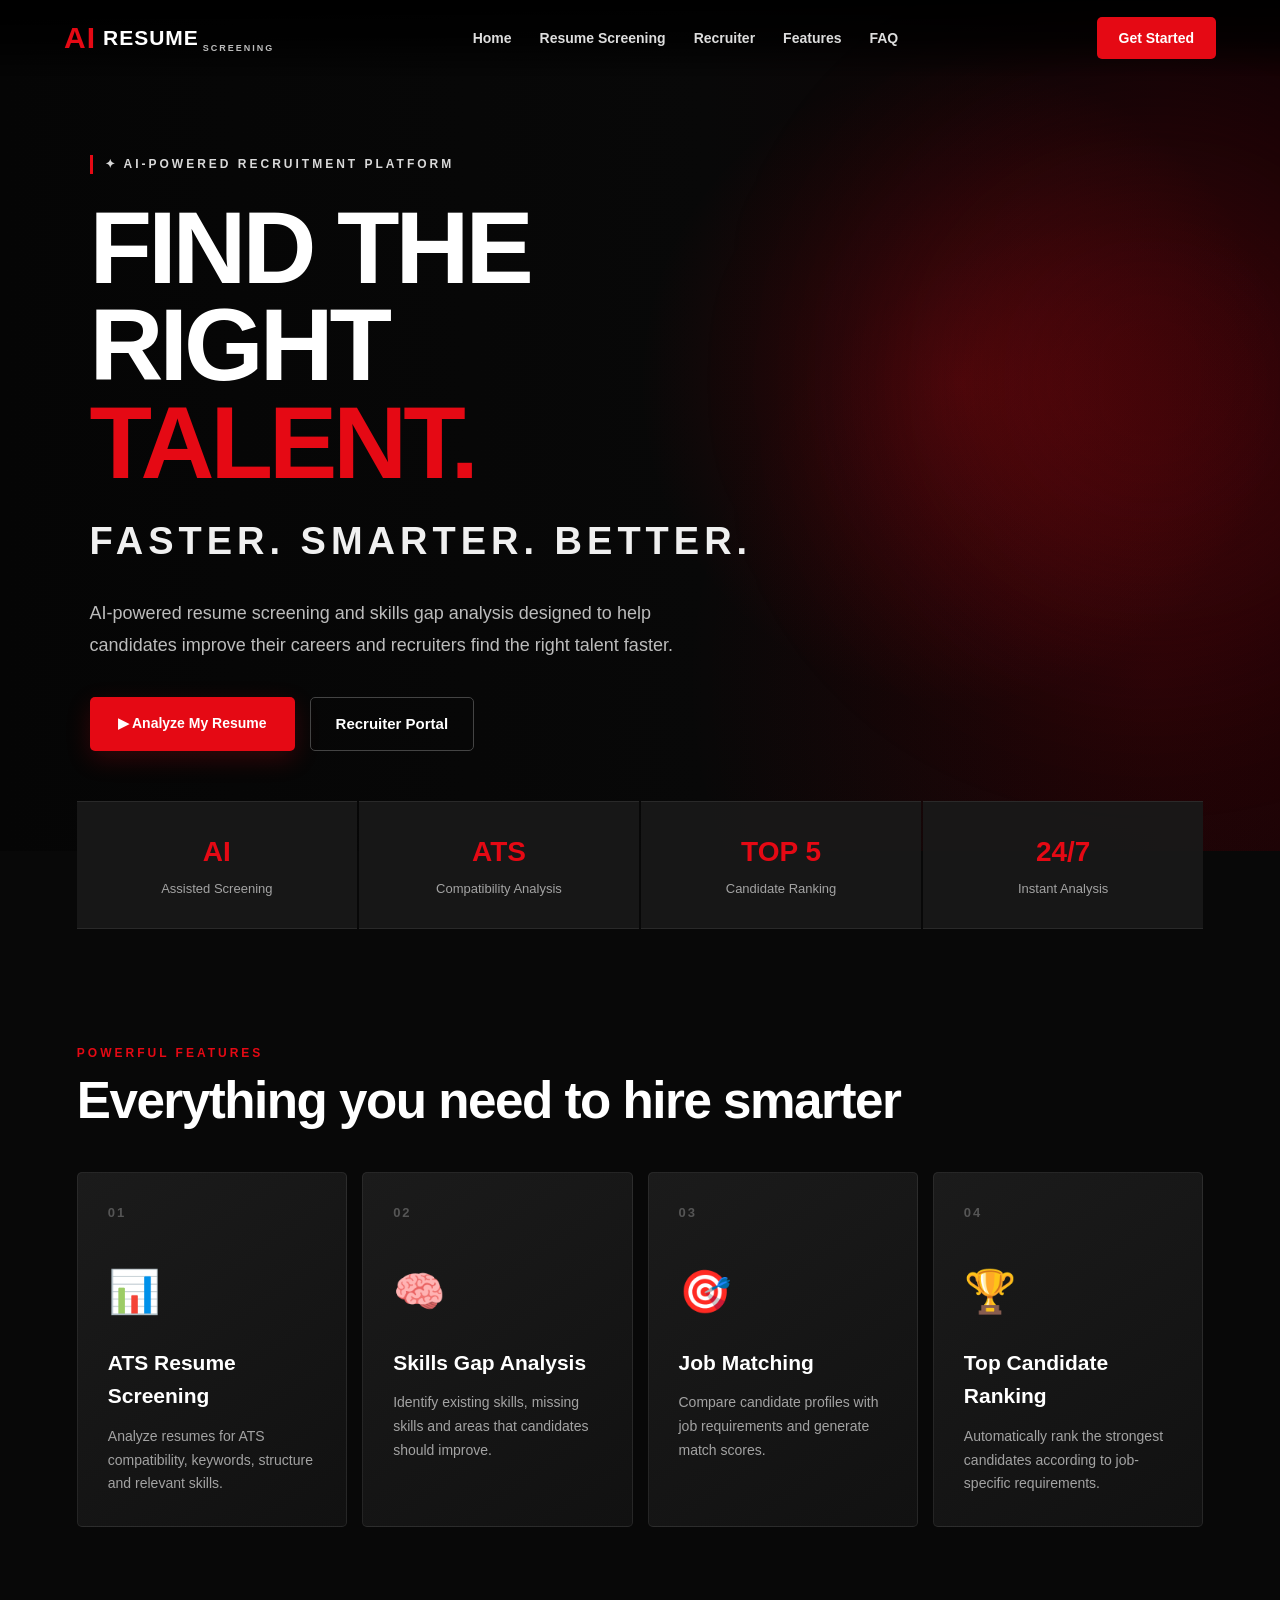
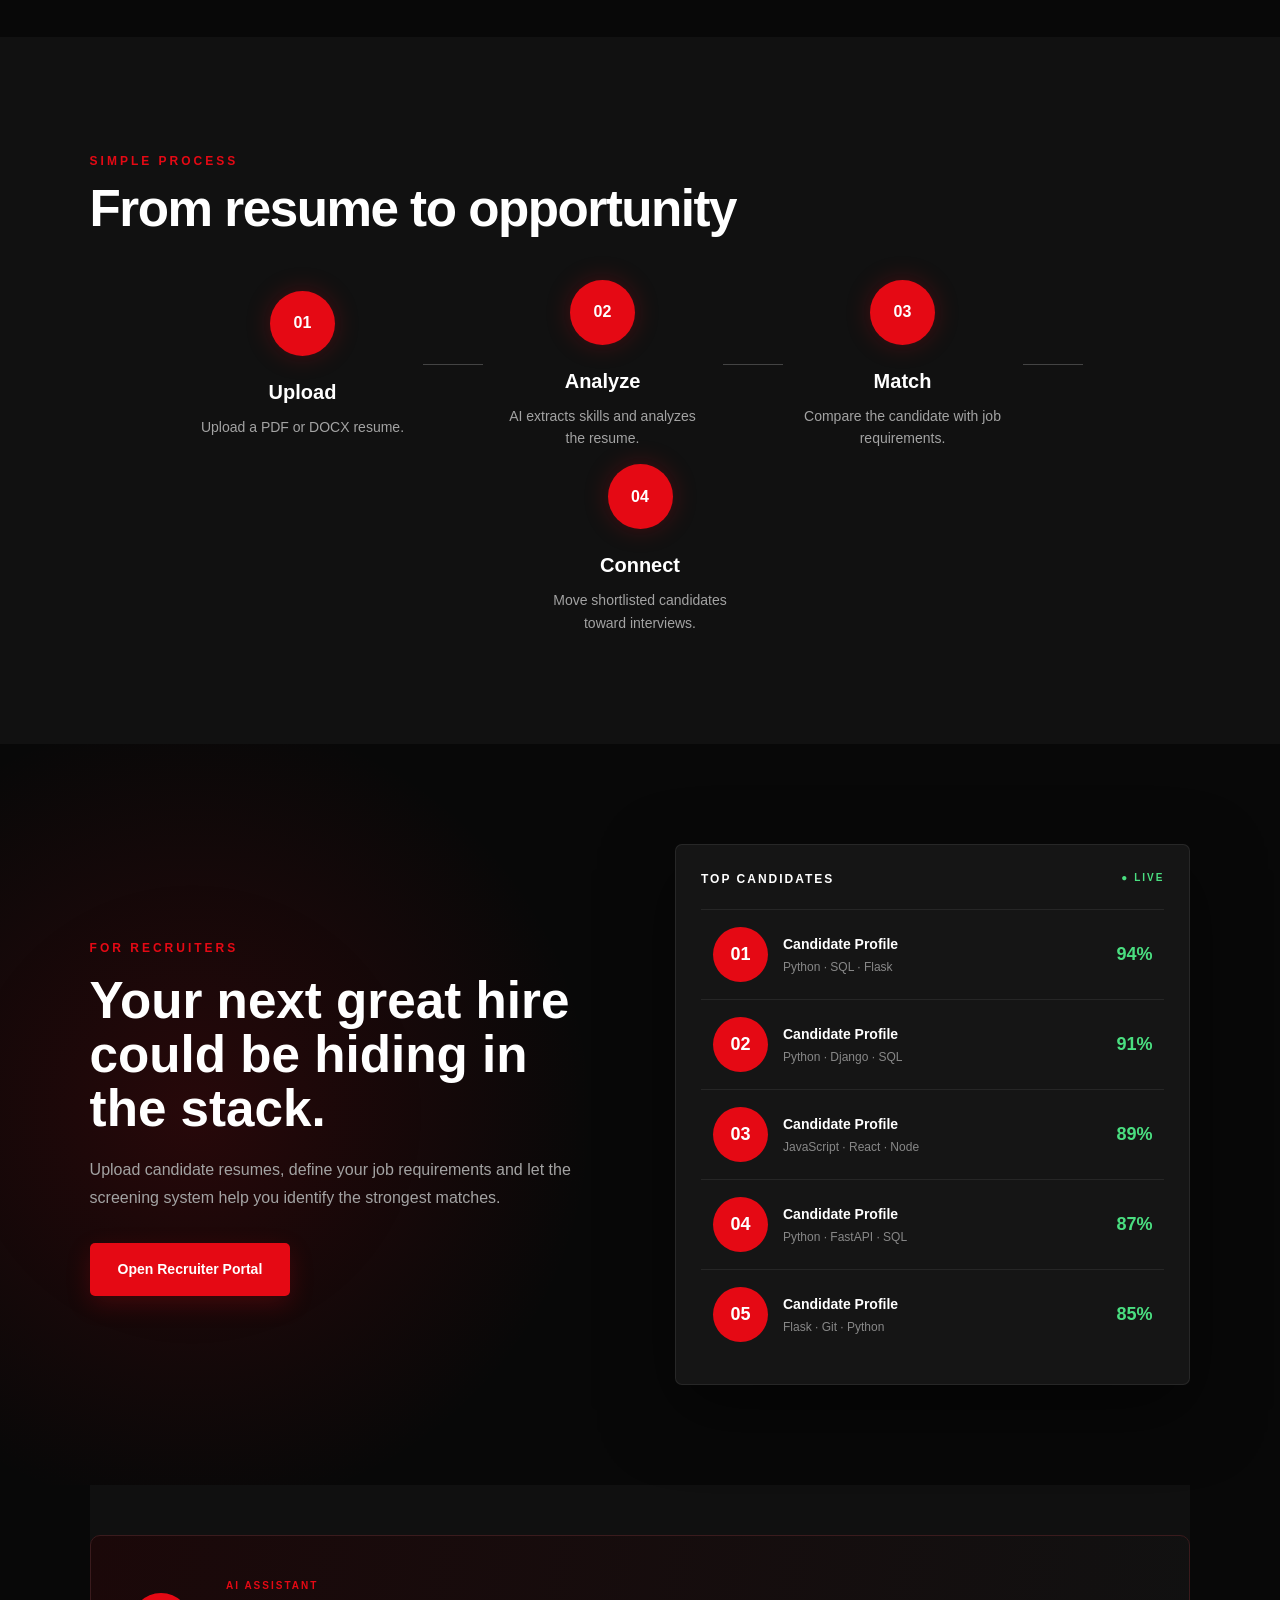
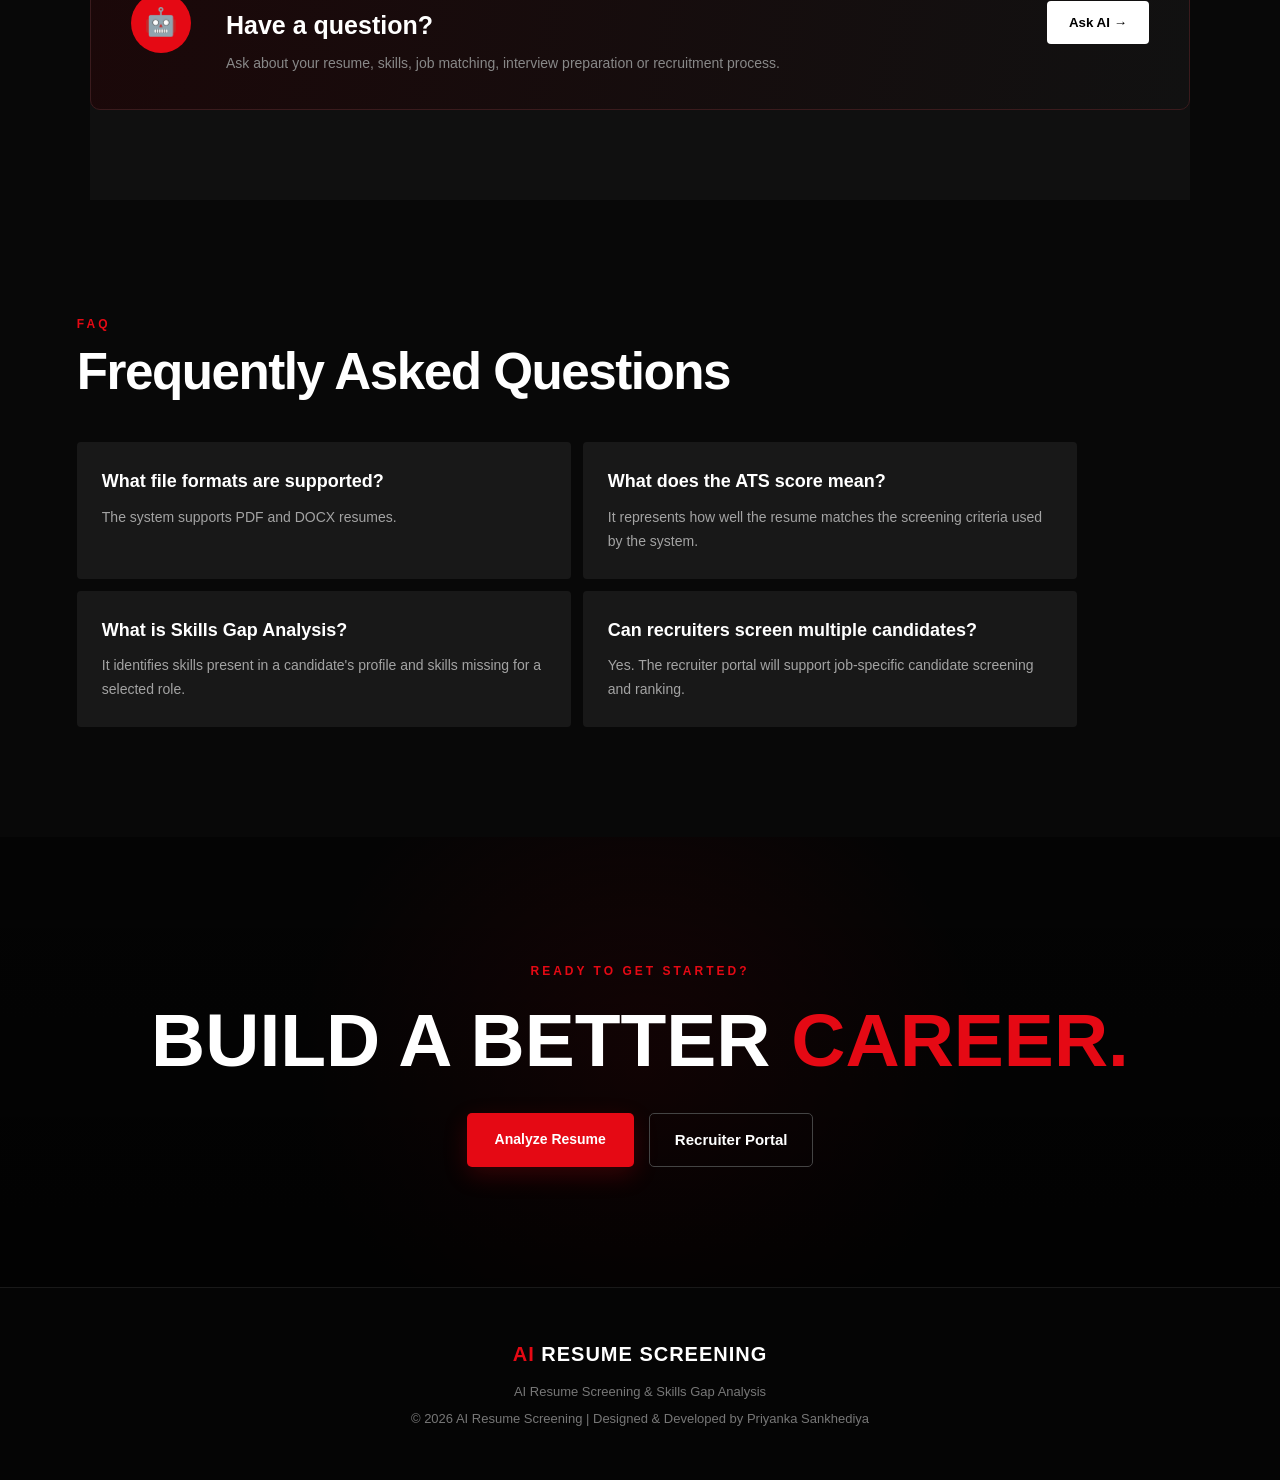
<file: index.html>
<!DOCTYPE html>
<html lang="en">

<head>
    <meta charset="UTF-8">
    <meta name="viewport" content="width=device-width, initial-scale=1.0">

    <title>AI Resume Screening & Skills Gap Analysis</title>

    <link rel="stylesheet" href="style.css">
</head>

<body>

<!-- ================= NAVBAR ================= -->

<nav class="navbar">

    <div class="logo">
        <span class="logo-red">AI</span>
        RESUME
        <small>SCREENING</small>
    </div>

    <ul class="nav-links">

        <li>
            <a href="index.html">Home</a>
        </li>

        <li>
            <a href="analyzer.html">Resume Screening</a>
        </li>

        <li>
            <a href="recruiter.html">Recruiter</a>
        </li>

        <li>
            <a href="#features">Features</a>
        </li>

        <li>
            <a href="#faq">FAQ</a>
        </li>

    </ul>

    <a href="analyzer.html" class="nav-btn">
        Get Started
    </a>

</nav>


<!-- ================= HERO ================= -->

<section class="hero netflix-hero">

    <div class="hero-content">

        <div class="hero-badge">
            ✦ AI-POWERED RECRUITMENT PLATFORM
        </div>

        <h1>
            FIND THE RIGHT
            <span>TALENT.</span>
        </h1>

        <h2>
            FASTER. SMARTER. BETTER.
        </h2>

        <p>
            AI-powered resume screening and skills gap analysis
            designed to help candidates improve their careers
            and recruiters find the right talent faster.
        </p>

        <div class="hero-buttons">

            <a href="analyzer.html" class="primary-btn">
                ▶ Analyze My Resume
            </a>

            <a href="recruiter.html" class="secondary-btn">
                Recruiter Portal
            </a>

        </div>

    </div>

    <div class="hero-glow"></div>

</section>


<!-- ================= STATS ================= -->

<section class="stats-section">

    <div class="stat-card">

        <h2>AI</h2>

        <p>
            Assisted Screening
        </p>

    </div>


    <div class="stat-card">

        <h2>ATS</h2>

        <p>
            Compatibility Analysis
        </p>

    </div>


    <div class="stat-card">

        <h2>TOP 5</h2>

        <p>
            Candidate Ranking
        </p>

    </div>


    <div class="stat-card">

        <h2>24/7</h2>

        <p>
            Instant Analysis
        </p>

    </div>

</section>


<!-- ================= FEATURES ================= -->

<section id="features" class="content-section">

    <div class="section-heading">

        <span>POWERFUL FEATURES</span>

        <h2>
            Everything you need to hire smarter
        </h2>

    </div>


    <div class="feature-row">


        <div class="feature-card">

            <div class="feature-number">
                01
            </div>

            <div class="feature-icon">
                📊
            </div>

            <h3>
                ATS Resume Screening
            </h3>

            <p>
                Analyze resumes for ATS compatibility,
                keywords, structure and relevant skills.
            </p>

        </div>


        <div class="feature-card">

            <div class="feature-number">
                02
            </div>

            <div class="feature-icon">
                🧠
            </div>

            <h3>
                Skills Gap Analysis
            </h3>

            <p>
                Identify existing skills, missing skills
                and areas that candidates should improve.
            </p>

        </div>


        <div class="feature-card">

            <div class="feature-number">
                03
            </div>

            <div class="feature-icon">
                🎯
            </div>

            <h3>
                Job Matching
            </h3>

            <p>
                Compare candidate profiles with job
                requirements and generate match scores.
            </p>

        </div>


        <div class="feature-card">

            <div class="feature-number">
                04
            </div>

            <div class="feature-icon">
                🏆
            </div>

            <h3>
                Top Candidate Ranking
            </h3>

            <p>
                Automatically rank the strongest candidates
                according to job-specific requirements.
            </p>

        </div>

    </div>

</section>


<!-- ================= HOW IT WORKS ================= -->

<section class="content-section dark-section">

    <div class="section-heading">

        <span>SIMPLE PROCESS</span>

        <h2>
            From resume to opportunity
        </h2>

    </div>


    <div class="steps-row">


        <div class="step">

            <div class="step-circle">
                01
            </div>

            <h3>
                Upload
            </h3>

            <p>
                Upload a PDF or DOCX resume.
            </p>

        </div>


        <div class="step-line"></div>


        <div class="step">

            <div class="step-circle">
                02
            </div>

            <h3>
                Analyze
            </h3>

            <p>
                AI extracts skills and analyzes the resume.
            </p>

        </div>


        <div class="step-line"></div>


        <div class="step">

            <div class="step-circle">
                03
            </div>

            <h3>
                Match
            </h3>

            <p>
                Compare the candidate with job requirements.
            </p>

        </div>


        <div class="step-line"></div>


        <div class="step">

            <div class="step-circle">
                04
            </div>

            <h3>
                Connect
            </h3>

            <p>
                Move shortlisted candidates toward interviews.
            </p>

        </div>

    </div>

</section>


<!-- ================= RECRUITER SECTION ================= -->

<section class="recruiter-banner">

    <div>

        <span>
            FOR RECRUITERS
        </span>

        <h2>
            Your next great hire
            could be hiding in the stack.
        </h2>

        <p>
            Upload candidate resumes, define your job requirements
            and let the screening system help you identify the
            strongest matches.
        </p>

        <a href="recruiter.html" class="primary-btn">
            Open Recruiter Portal
        </a>

    </div>


    <div class="candidate-preview">

        <div class="preview-header">

            <span>
                TOP CANDIDATES
            </span>

            <span class="live-dot">
                ● LIVE
            </span>

        </div>


        <div class="candidate-item">

            <div class="candidate-rank">
                01
            </div>

            <div class="candidate-info">

                <strong>
                    Candidate Profile
                </strong>

                <small>
                    Python · SQL · Flask
                </small>

            </div>

            <div class="match-score">
                94%
            </div>

        </div>


        <div class="candidate-item">

            <div class="candidate-rank">
                02
            </div>

            <div class="candidate-info">

                <strong>
                    Candidate Profile
                </strong>

                <small>
                    Python · Django · SQL
                </small>

            </div>

            <div class="match-score">
                91%
            </div>

        </div>


        <div class="candidate-item">

            <div class="candidate-rank">
                03
            </div>

            <div class="candidate-info">

                <strong>
                    Candidate Profile
                </strong>

                <small>
                    JavaScript · React · Node
                </small>

            </div>

            <div class="match-score">
                89%
            </div>

        </div>


        <div class="candidate-item">

            <div class="candidate-rank">
                04
            </div>

            <div class="candidate-info">

                <strong>
                    Candidate Profile
                </strong>

                <small>
                    Python · FastAPI · SQL
                </small>

            </div>

            <div class="match-score">
                87%
            </div>

        </div>


        <div class="candidate-item">

            <div class="candidate-rank">
                05
            </div>

            <div class="candidate-info">

                <strong>
                    Candidate Profile
                </strong>

                <small>
                    Flask · Git · Python
                </small>

            </div>

            <div class="match-score">
                85%
            </div>

        </div>

    </div>

</section>


<!-- ================= AI ASSISTANT ================= -->

<section class="assistant-section">

    <div class="assistant-card">

        <div class="assistant-icon">
            🤖
        </div>

        <div>

            <span>
                AI ASSISTANT
            </span>

            <h2>
                Have a question?
            </h2>

            <p>
                Ask about your resume, skills, job matching,
                interview preparation or recruitment process.
            </p>

        </div>

        <button class="assistant-btn">
            Ask AI →
        </button>

    </div>

</section>


<!-- ================= FAQ ================= -->

<section id="faq" class="content-section faq-section">

    <div class="section-heading">

        <span>FAQ</span>

        <h2>
            Frequently Asked Questions
        </h2>

    </div>


    <div class="faq-grid">

        <div class="faq-card">

            <h3>
                What file formats are supported?
            </h3>

            <p>
                The system supports PDF and DOCX resumes.
            </p>

        </div>


        <div class="faq-card">

            <h3>
                What does the ATS score mean?
            </h3>

            <p>
                It represents how well the resume matches
                the screening criteria used by the system.
            </p>

        </div>


        <div class="faq-card">

            <h3>
                What is Skills Gap Analysis?
            </h3>

            <p>
                It identifies skills present in a candidate's
                profile and skills missing for a selected role.
            </p>

        </div>


        <div class="faq-card">

            <h3>
                Can recruiters screen multiple candidates?
            </h3>

            <p>
                Yes. The recruiter portal will support
                job-specific candidate screening and ranking.
            </p>

        </div>

    </div>

</section>


<!-- ================= CTA ================= -->

<section class="final-cta">

    <span>
        READY TO GET STARTED?
    </span>

    <h2>
        BUILD A BETTER
        <strong>CAREER.</strong>
    </h2>

    <div>

        <a href="analyzer.html" class="primary-btn">
            Analyze Resume
        </a>

        <a href="recruiter.html" class="secondary-btn">
            Recruiter Portal
        </a>

    </div>

</section>


<!-- ================= FOOTER ================= -->

<footer>

    <div class="footer-logo">

        <span>AI</span>
        RESUME SCREENING

    </div>

    <p>
        AI Resume Screening & Skills Gap Analysis
    </p>

    <p>
        © 2026 AI Resume Screening | Designed & Developed by Priyanka Sankhediya
    </p>

</footer>


</body>
</html>
</file>
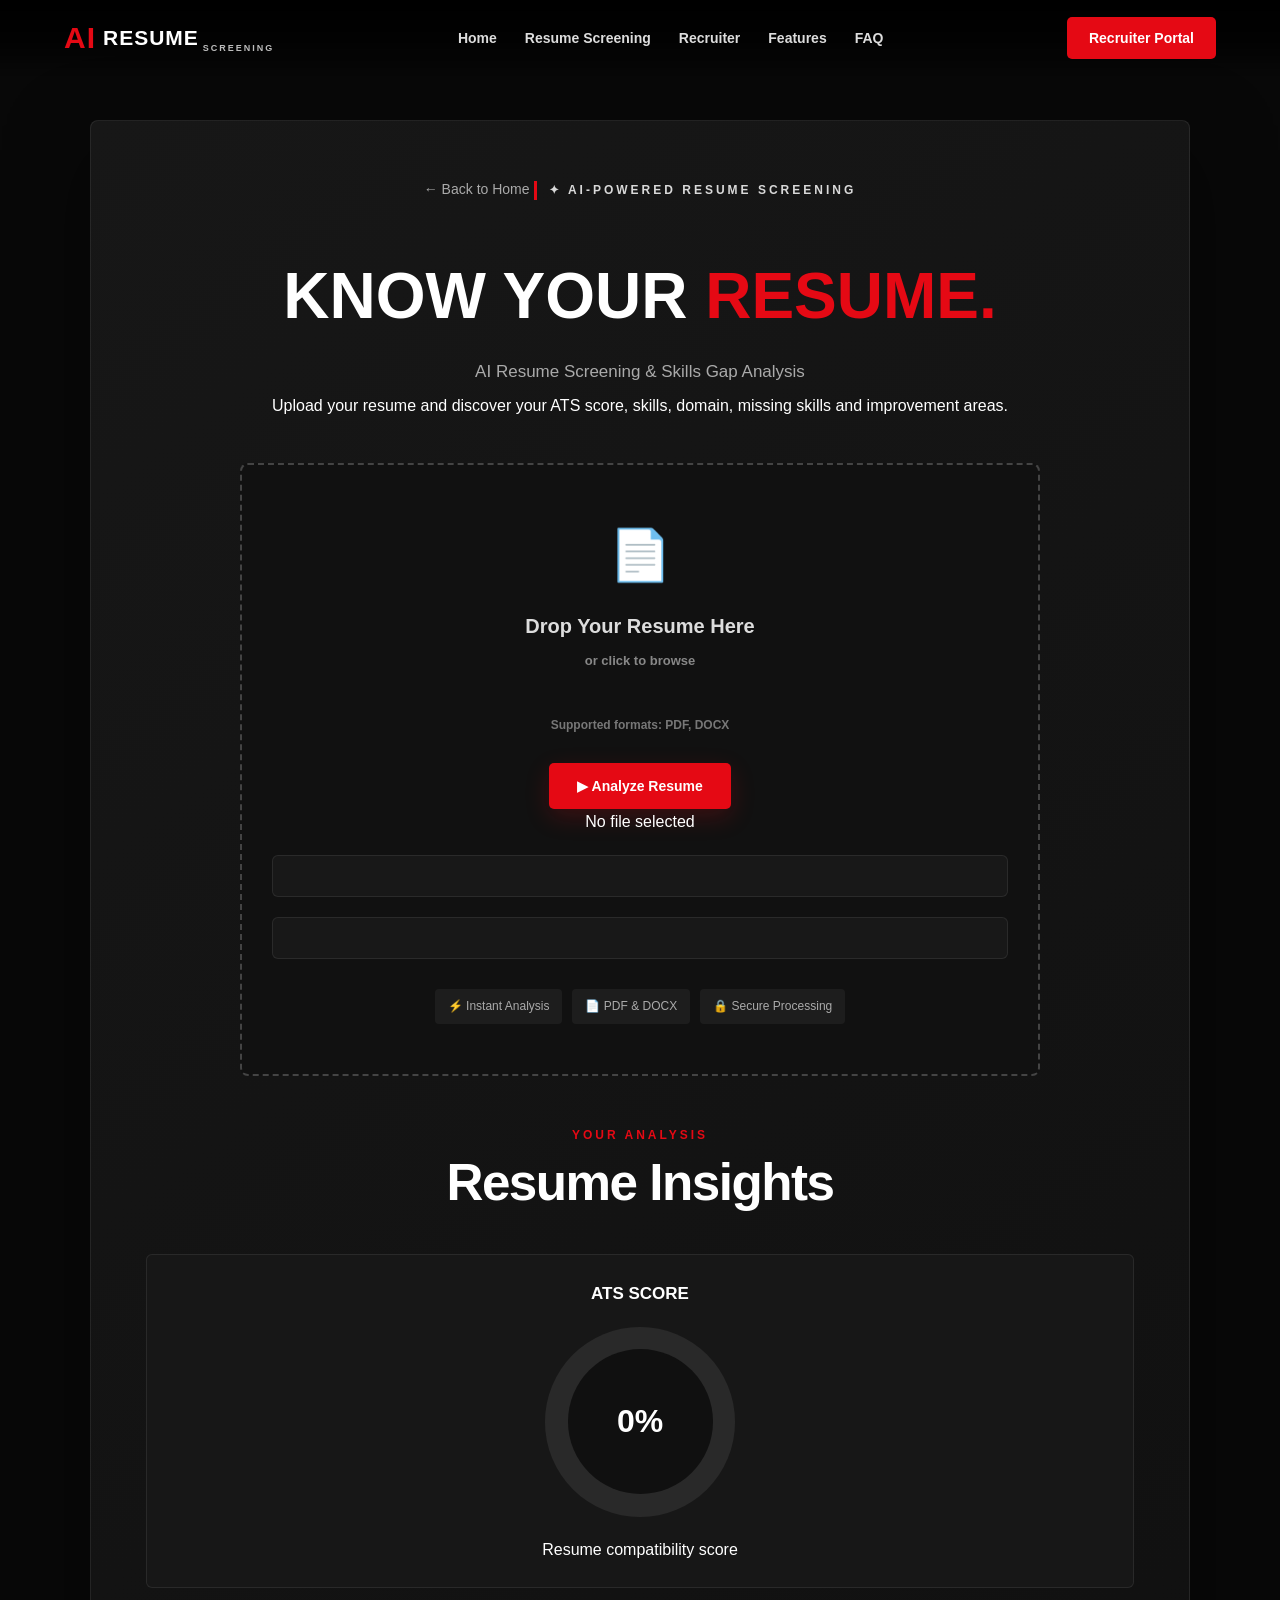
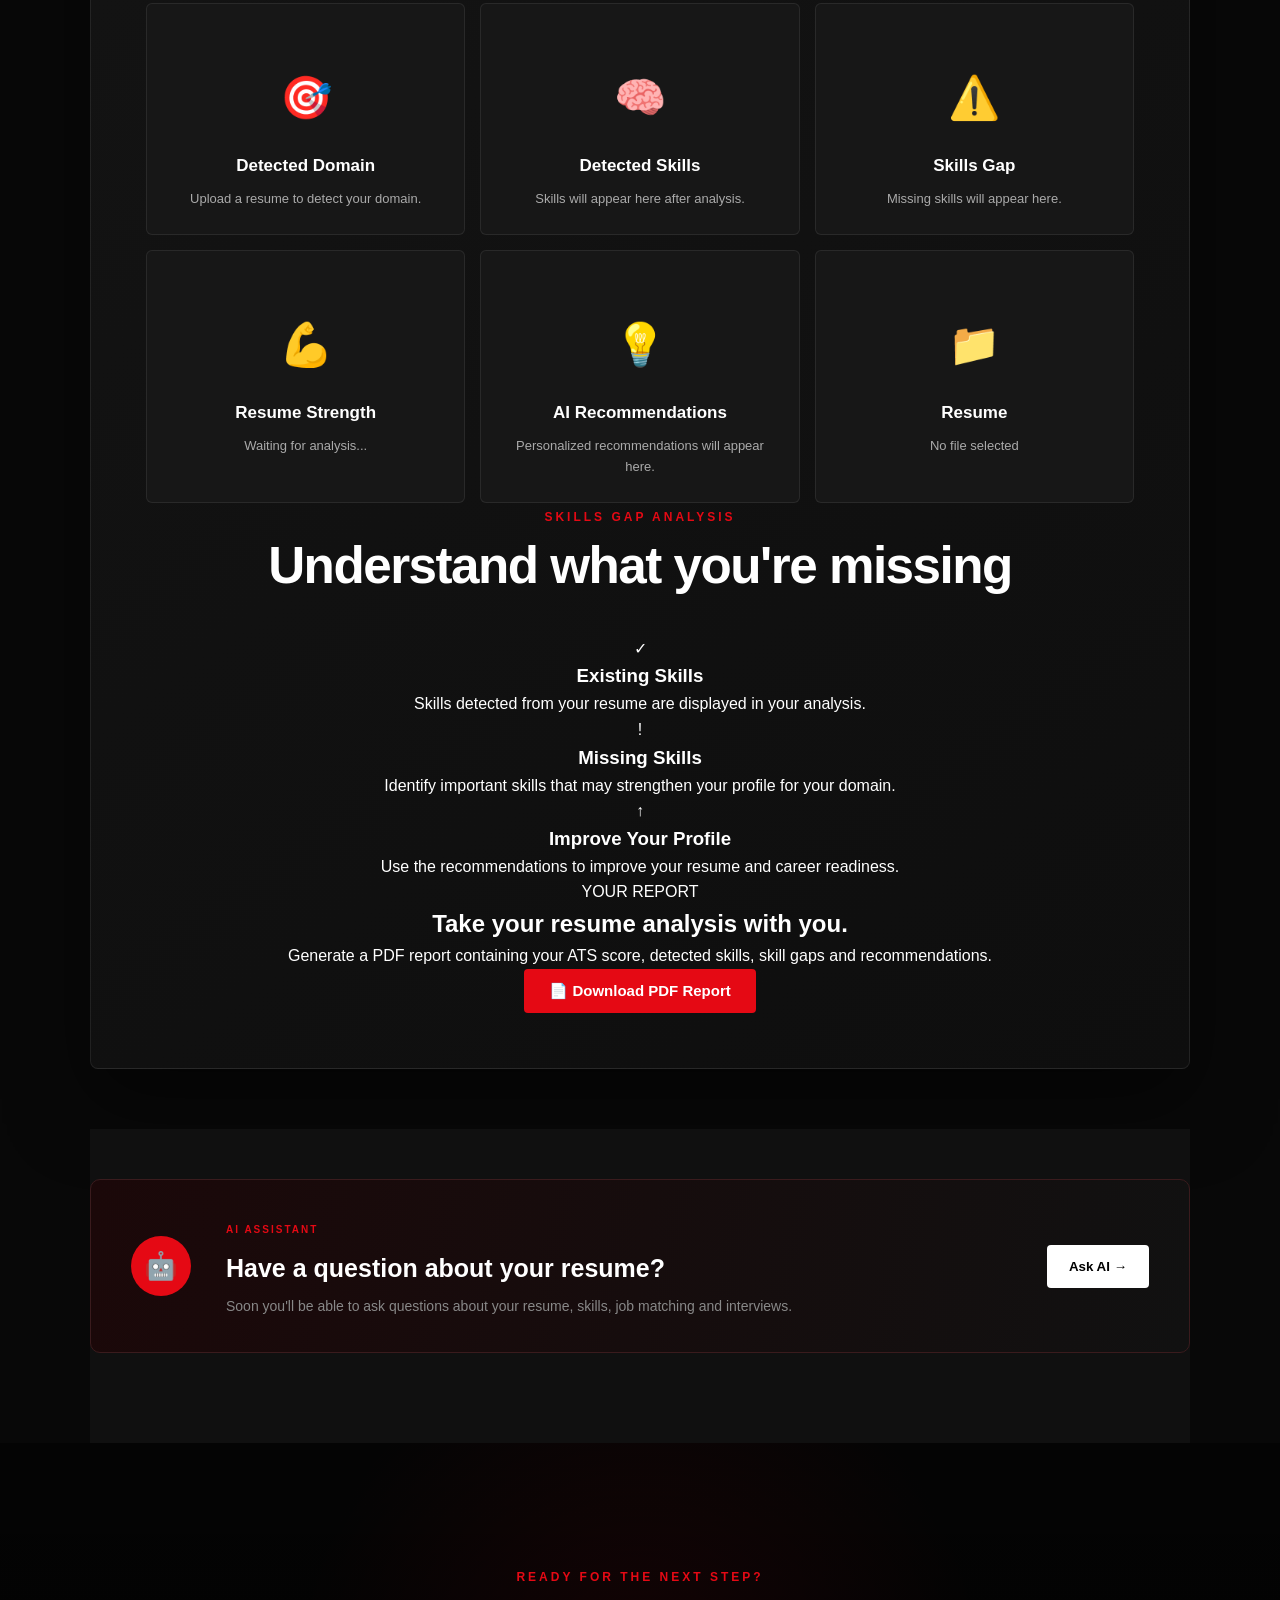
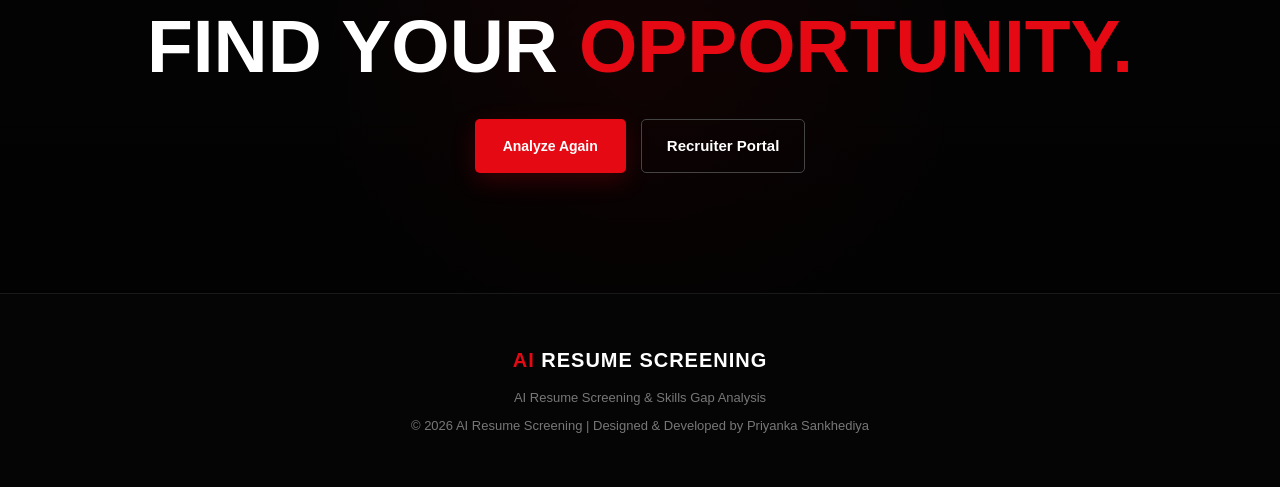
<file: analyzer.html>
<!DOCTYPE html>
<html lang="en">

<head>
    <meta charset="UTF-8">
    <meta name="viewport" content="width=device-width, initial-scale=1.0">

    <title>Resume Screening | AI Resume Screening & Skills Gap Analysis</title>

    <link rel="stylesheet" href="style.css">
</head>

<body>

<!-- ================= NAVBAR ================= -->

<nav class="navbar">

    <div class="logo">
        <span class="logo-red">AI</span>
        RESUME
        <small>SCREENING</small>
    </div>

    <ul class="nav-links">

        <li>
            <a href="index.html">Home</a>
        </li>

        <li>
            <a href="analyzer.html">Resume Screening</a>
        </li>

        <li>
            <a href="recruiter.html">Recruiter</a>
        </li>

        <li>
            <a href="index.html#features">Features</a>
        </li>

        <li>
            <a href="index.html#faq">FAQ</a>
        </li>

    </ul>

    <a href="recruiter.html" class="nav-btn">
        Recruiter Portal
    </a>

</nav>


<!-- ================= ANALYZER ================= -->

<main class="analyzer-box">

    <a href="index.html" class="back-btn">
        ← Back to Home
    </a>


    <div class="hero-badge">
        ✦ AI-POWERED RESUME SCREENING
    </div>


    <h1>
        KNOW YOUR
        <span style="color:#e50914;">RESUME.</span>
    </h1>


    <p class="subtitle">
        AI Resume Screening & Skills Gap Analysis
    </p>


    <p>
        Upload your resume and discover your ATS score,
        skills, domain, missing skills and improvement areas.
    </p>


    <!-- ================= UPLOAD ================= -->

    <div class="upload-box">

        <label for="resumeFile">

            <div style="font-size:50px; margin-bottom:15px;">
                📄
            </div>

            <strong>
                Drop Your Resume Here
            </strong>

            <br>

            <span style="color:#888; font-size:13px;">
                or click to browse
            </span>

            <br><br>

            <span style="color:#777; font-size:12px;">
                Supported formats: PDF, DOCX
            </span>

        </label>


        <input
            type="file"
            id="resumeFile"
            accept=".pdf,.doc,.docx"
            style="display:none;"
        >


        <button
            onclick="analyzeResume()"
            class="primary-btn"
        >
            ▶ Analyze Resume
        </button>


        <div id="previewName">
            No file selected
        </div>


        <!-- Progress -->

        <div class="progress-container">

            <div id="progressBar"></div>

        </div>


        <!-- Loading -->

        <div id="loading" style="display:none;">
            ⏳ Analyzing your resume...
        </div>


        <!-- Result -->

        <div id="result"></div>

        <div id="strength"></div>


        <!-- ================= ANALYZER STATS ================= -->

        <div class="analyzer-stats">

            <span>
                ⚡ Instant Analysis
            </span>

            <span>
                📄 PDF & DOCX
            </span>

            <span>
                🔒 Secure Processing
            </span>

        </div>

    </div>


    <!-- ================= SCORE ================= -->

    <section class="analysis-dashboard">

        <div class="section-heading">

            <span>
                YOUR ANALYSIS
            </span>

            <h2>
                Resume Insights
            </h2>

        </div>


        <div class="mini-features">


            <!-- ATS SCORE -->

            <div class="score-card">

                <h2>
                    ATS SCORE
                </h2>

                <div class="circle-score">

                    <span id="circleScore">
                        0%
                    </span>

                </div>

                <p>
                    Resume compatibility score
                </p>

            </div>


            <!-- DOMAIN -->

            <div class="mini-card">

                <div class="feature-icon">
                    🎯
                </div>

                <h3>
                    Detected Domain
                </h3>

                <p id="domain">
                    Upload a resume to detect your domain.
                </p>

            </div>


            <!-- SKILLS -->

            <div class="mini-card">

                <div class="feature-icon">
                    🧠
                </div>

                <h3>
                    Detected Skills
                </h3>

                <p id="skillsList">
                    Skills will appear here after analysis.
                </p>

            </div>


            <!-- MISSING SKILLS -->

            <div class="mini-card">

                <div class="feature-icon">
                    ⚠️
                </div>

                <h3>
                    Skills Gap
                </h3>

                <p id="missingSkills">
                    Missing skills will appear here.
                </p>

            </div>


            <!-- STRENGTH -->

            <div class="mini-card">

                <div class="feature-icon">
                    💪
                </div>

                <h3>
                    Resume Strength
                </h3>

                <p id="strengthText">
                    Waiting for analysis...
                </p>

            </div>


            <!-- RECOMMENDATIONS -->

            <div class="mini-card">

                <div class="feature-icon">
                    💡
                </div>

                <h3>
                    AI Recommendations
                </h3>

                <p id="recommendations">
                    Personalized recommendations will appear here.
                </p>

            </div>


            <!-- FILE -->

            <div class="mini-card">

                <div class="feature-icon">
                    📁
                </div>

                <h3>
                    Resume
                </h3>

                <p id="previewNameCard">
                    No file selected
                </p>

            </div>

        </div>

    </section>


    <!-- ================= SKILL GAP EXPLANATION ================= -->

    <section class="skill-gap-preview">

        <div class="section-heading">

            <span>
                SKILLS GAP ANALYSIS
            </span>

            <h2>
                Understand what you're missing
            </h2>

        </div>


        <div class="gap-grid">

            <div class="gap-card">

                <div class="gap-icon">
                    ✓
                </div>

                <div>

                    <h3>
                        Existing Skills
                    </h3>

                    <p>
                        Skills detected from your resume
                        are displayed in your analysis.
                    </p>

                </div>

            </div>


            <div class="gap-card">

                <div class="gap-icon missing">
                    !
                </div>

                <div>

                    <h3>
                        Missing Skills
                    </h3>

                    <p>
                        Identify important skills that may
                        strengthen your profile for your domain.
                    </p>

                </div>

            </div>


            <div class="gap-card">

                <div class="gap-icon">
                    ↑
                </div>

                <div>

                    <h3>
                        Improve Your Profile
                    </h3>

                    <p>
                        Use the recommendations to improve
                        your resume and career readiness.
                    </p>

                </div>

            </div>

        </div>

    </section>


    <!-- ================= DOWNLOAD ================= -->

    <section class="report-section">

        <div>

            <span>
                YOUR REPORT
            </span>

            <h2>
                Take your resume analysis with you.
            </h2>

            <p>
                Generate a PDF report containing your ATS score,
                detected skills, skill gaps and recommendations.
            </p>

        </div>


        <button
            id="downloadBtn"
            onclick="downloadReport()"
        >
            📄 Download PDF Report
        </button>

    </section>


</main>


<!-- ================= AI ASSISTANT ================= -->

<section class="assistant-section">

    <div class="assistant-card">

        <div class="assistant-icon">
            🤖
        </div>

        <div>

            <span>
                AI ASSISTANT
            </span>

            <h2>
                Have a question about your resume?
            </h2>

            <p>
                Soon you'll be able to ask questions about
                your resume, skills, job matching and interviews.
            </p>

        </div>

        <button class="assistant-btn">
            Ask AI →
        </button>

    </div>

</section>


<!-- ================= CTA ================= -->

<section class="final-cta">

    <span>
        READY FOR THE NEXT STEP?
    </span>

    <h2>
        FIND YOUR
        <strong>OPPORTUNITY.</strong>
    </h2>

    <div>

        <a href="analyzer.html" class="primary-btn">
            Analyze Again
        </a>

        <a href="recruiter.html" class="secondary-btn">
            Recruiter Portal
        </a>

    </div>

</section>


<!-- ================= FOOTER ================= -->

<footer>

    <div class="footer-logo">

        <span>AI</span>
        RESUME SCREENING

    </div>

    <p>
        AI Resume Screening & Skills Gap Analysis
    </p>

    <p>
        © 2026 AI Resume Screening | Designed & Developed by Priyanka Sankhediya
    </p>

</footer>


<script src="script.js"></script>

</body>

</html>
</file>
<file: style.css>
/* =========================================================
   AI RESUME SCREENING
   NETFLIX-INSPIRED DARK THEME
   ========================================================= */

:root {
    --bg: #080808;
    --bg-soft: #101010;
    --card: #181818;
    --card-hover: #222222;
    --red: #e50914;
    --red-dark: #b20710;
    --white: #ffffff;
    --text: #e5e5e5;
    --muted: #a3a3a3;
    --border: rgba(255, 255, 255, 0.08);
}


/* =========================================================
   RESET
   ========================================================= */

* {
    margin: 0;
    padding: 0;
    box-sizing: border-box;
}

html {
    scroll-behavior: smooth;
}

body {
    font-family: Arial, Helvetica, sans-serif;
    background: var(--bg);
    color: var(--white);
    line-height: 1.6;
    overflow-x: hidden;
}

a {
    color: inherit;
    text-decoration: none;
}

button {
    font-family: inherit;
}


/* =========================================================
   NAVBAR
   ========================================================= */

.navbar {
    position: fixed;
    top: 0;
    left: 0;
    width: 100%;
    height: 76px;

    display: flex;
    align-items: center;
    justify-content: space-between;

    padding: 0 5%;

    background: linear-gradient(
        to bottom,
        rgba(0, 0, 0, 0.95),
        rgba(0, 0, 0, 0.72),
        transparent
    );

    z-index: 1000;
}

.logo {
    color: white;
    font-size: 21px;
    font-weight: 900;
    letter-spacing: 1px;

    display: flex;
    align-items: center;
    gap: 7px;
}

.logo-red {
    color: var(--red);
    font-size: 30px;
    font-weight: 900;
}

.logo small {
    font-size: 9px;
    color: #bdbdbd;
    letter-spacing: 2px;
    margin-left: -3px;
    margin-top: 20px;
}

.nav-links {
    display: flex;
    align-items: center;
    gap: 28px;
    list-style: none;
}

.nav-links a {
    color: #ddd;
    font-size: 14px;
    font-weight: 600;
    transition: 0.3s;
}

.nav-links a:hover {
    color: white;
}

.nav-btn {
    background: var(--red);
    color: white;

    padding: 10px 22px;

    border-radius: 5px;

    font-size: 14px;
    font-weight: bold;

    transition: 0.3s;
}

.nav-btn:hover {
    background: #f40612;
    transform: scale(1.04);
}


/* =========================================================
   HERO
   ========================================================= */

.netflix-hero {
    min-height: 760px;

    position: relative;

    display: flex;
    align-items: center;

    padding: 150px 7% 100px;

    overflow: hidden;

    background:
        radial-gradient(
            circle at 75% 45%,
            rgba(229, 9, 20, 0.20),
            transparent 30%
        ),
        radial-gradient(
            circle at 90% 80%,
            rgba(229, 9, 20, 0.10),
            transparent 35%
        ),
        linear-gradient(
            90deg,
            #050505 0%,
            #080808 55%,
            #120305 100%
        );
}

.hero-content {
    max-width: 760px;
    position: relative;
    z-index: 2;
}

.hero-badge {
    display: inline-block;

    color: #d9d9d9;

    font-size: 12px;
    font-weight: bold;
    letter-spacing: 3px;

    border-left: 3px solid var(--red);

    padding-left: 12px;

    margin-bottom: 25px;
}

.hero h1 {
    font-size: clamp(55px, 8vw, 105px);

    line-height: 0.95;

    font-weight: 900;

    letter-spacing: -4px;

    margin-bottom: 20px;
}

.hero h1 span {
    display: block;
    color: var(--red);
}

.hero h2 {
    font-size: clamp(22px, 3vw, 38px);

    letter-spacing: 5px;

    margin-bottom: 25px;

    color: #f0f0f0;
}

.hero p {
    max-width: 650px;

    font-size: 18px;

    color: #bcbcbc;

    line-height: 1.8;

    margin-bottom: 35px;
}

.hero-buttons {
    display: flex;
    gap: 15px;
    flex-wrap: wrap;
}


/* =========================================================
   BUTTONS
   ========================================================= */

.primary-btn,
.secondary-btn {
    display: inline-flex;

    align-items: center;
    justify-content: center;

    padding: 14px 28px;

    border-radius: 5px;

    font-size: 15px;
    font-weight: bold;

    transition: 0.3s;

    cursor: pointer;
}

.primary-btn {
    background: var(--red);
    color: white;

    box-shadow: 0 8px 30px rgba(229, 9, 20, 0.25);
}

.primary-btn:hover {
    background: #f40612;

    transform: translateY(-3px);

    box-shadow:
        0 12px 35px rgba(229, 9, 20, 0.4);
}

.secondary-btn {
    background: rgba(255, 255, 255, 0.12);

    color: white;

    border: 1px solid rgba(255, 255, 255, 0.16);
}

.secondary-btn:hover {
    background: rgba(255, 255, 255, 0.20);

    transform: translateY(-3px);
}


/* =========================================================
   HERO GLOW
   ========================================================= */

.hero-glow {
    position: absolute;

    width: 500px;
    height: 500px;

    right: -120px;
    top: 130px;

    border-radius: 50%;

    background: rgba(229, 9, 20, 0.15);

    filter: blur(100px);

    animation: pulseGlow 4s infinite alternate;
}

@keyframes pulseGlow {

    from {
        opacity: 0.35;
        transform: scale(0.9);
    }

    to {
        opacity: 0.7;
        transform: scale(1.1);
    }
}


/* =========================================================
   STATS
   ========================================================= */

.stats-section {
    display: grid;

    grid-template-columns: repeat(4, 1fr);

    gap: 2px;

    margin-top: -50px;

    position: relative;

    z-index: 10;

    padding: 0 6%;
}

.stat-card {
    background: rgba(25, 25, 25, 0.95);

    padding: 28px 20px;

    text-align: center;

    border-top: 1px solid var(--border);

    border-bottom: 1px solid var(--border);

    transition: 0.3s;
}

.stat-card:hover {
    background: var(--card-hover);
}

.stat-card h2 {
    color: var(--red);

    font-size: 28px;

    margin-bottom: 5px;
}

.stat-card p {
    color: var(--muted);

    font-size: 13px;
}


/* =========================================================
   CONTENT SECTIONS
   ========================================================= */

.content-section {
    padding: 110px 6%;
}

.dark-section {
    background: #101010;
}

.section-heading {
    margin-bottom: 45px;
}

.section-heading span {
    color: var(--red);

    font-size: 12px;

    font-weight: bold;

    letter-spacing: 3px;
}

.section-heading h2 {
    font-size: clamp(30px, 4vw, 50px);

    line-height: 1.1;

    margin-top: 10px;

    font-weight: 800;
}


/* =========================================================
   FEATURE CARDS
   ========================================================= */

.feature-row {
    display: grid;

    grid-template-columns: repeat(4, 1fr);

    gap: 15px;
}

.feature-card {
    position: relative;

    min-height: 310px;

    padding: 30px;

    background:
        linear-gradient(
            145deg,
            #1b1b1b,
            #111111
        );

    border: 1px solid var(--border);

    border-radius: 5px;

    overflow: hidden;

    transition:
        transform 0.35s,
        background 0.35s,
        box-shadow 0.35s;
}

.feature-card::after {
    content: "";

    position: absolute;

    bottom: 0;
    left: 0;

    width: 100%;
    height: 4px;

    background: var(--red);

    transform: scaleX(0);

    transform-origin: left;

    transition: 0.35s;
}

.feature-card:hover {
    transform: translateY(-8px) scale(1.02);

    background: #222;

    box-shadow:
        0 20px 50px rgba(0, 0, 0, 0.5);
}

.feature-card:hover::after {
    transform: scaleX(1);
}

.feature-number {
    color: #555;

    font-size: 13px;

    font-weight: bold;

    letter-spacing: 2px;
}

.feature-icon {
    font-size: 42px;

    margin: 35px 0 20px;
}

.feature-card h3 {
    font-size: 21px;

    margin-bottom: 12px;
}

.feature-card p {
    color: var(--muted);

    font-size: 14px;

    line-height: 1.7;
}


/* =========================================================
   STEPS
   ========================================================= */

.steps-row {
    display: flex;

    align-items: center;

    justify-content: center;

    gap: 15px;

    flex-wrap: wrap;
}

.step {
    width: 210px;

    text-align: center;
}

.step-circle {
    width: 65px;
    height: 65px;

    margin: auto;

    display: flex;

    align-items: center;
    justify-content: center;

    border-radius: 50%;

    background: var(--red);

    font-size: 16px;

    font-weight: bold;

    box-shadow:
        0 0 25px rgba(229, 9, 20, 0.25);
}

.step h3 {
    margin-top: 20px;

    font-size: 20px;
}

.step p {
    color: var(--muted);

    font-size: 14px;

    margin-top: 8px;
}

.step-line {
    width: 60px;

    height: 1px;

    background: #444;
}


/* =========================================================
   RECRUITER BANNER
   ========================================================= */

.recruiter-banner {
    padding: 100px 7%;

    display: grid;

    grid-template-columns: 1fr 1fr;

    gap: 70px;

    align-items: center;

    background:
        radial-gradient(
            circle at 15% 50%,
            rgba(229, 9, 20, 0.14),
            transparent 35%
        ),
        #080808;
}

.recruiter-banner > div:first-child > span {
    color: var(--red);

    font-size: 12px;

    font-weight: bold;

    letter-spacing: 3px;
}

.recruiter-banner h2 {
    font-size: clamp(35px, 4vw, 55px);

    line-height: 1.05;

    margin: 15px 0 20px;
}

.recruiter-banner p {
    color: var(--muted);

    max-width: 580px;

    font-size: 16px;

    line-height: 1.8;

    margin-bottom: 30px;
}


/* =========================================================
   CANDIDATE PREVIEW
   ========================================================= */

.candidate-preview {
    background: #151515;

    border-radius: 7px;

    padding: 25px;

    border: 1px solid var(--border);

    box-shadow:
        0 25px 70px rgba(0, 0, 0, 0.5);
}

.preview-header {
    display: flex;

    justify-content: space-between;

    margin-bottom: 20px;

    font-size: 12px;

    font-weight: bold;

    letter-spacing: 2px;
}

.live-dot {
    color: #4ade80;

    font-size: 10px;
}

.candidate-item {
    display: flex;

    align-items: center;

    gap: 15px;

    padding: 17px 12px;

    border-top: 1px solid rgba(255, 255, 255, 0.07);

    transition: 0.3s;
}

.candidate-item:hover {
    background: #202020;

    transform: translateX(5px);
}

.candidate-rank {
    color: #666;

    font-size: 13px;

    font-weight: bold;
}

.candidate-info {
    flex: 1;

    display: flex;

    flex-direction: column;
}

.candidate-info strong {
    font-size: 14px;
}

.candidate-info small {
    color: #888;

    margin-top: 3px;

    font-size: 12px;
}

.match-score {
    color: #4ade80;

    font-size: 18px;

    font-weight: bold;
}


/* =========================================================
   AI ASSISTANT
   ========================================================= */

.assistant-section {
    padding: 70px 6%;

    background: #101010;
}

.assistant-card {
    max-width: 1100px;

    margin: auto;

    display: flex;

    align-items: center;

    gap: 25px;

    padding: 30px 35px;

    background:
        linear-gradient(
            100deg,
            #1c1c1c,
            #121212
        );

    border-left: 4px solid var(--red);

    border-radius: 5px;
}

.assistant-icon {
    width: 65px;
    height: 65px;

    display: flex;

    align-items: center;
    justify-content: center;

    background: var(--red);

    border-radius: 50%;

    font-size: 30px;

    flex-shrink: 0;
}

.assistant-card > div:nth-child(2) {
    flex: 1;
}

.assistant-card span {
    color: var(--red);

    font-size: 11px;

    font-weight: bold;

    letter-spacing: 2px;
}

.assistant-card h2 {
    margin: 5px 0;

    font-size: 28px;
}

.assistant-card p {
    color: var(--muted);

    font-size: 14px;
}

.assistant-btn {
    background: white;

    color: black;

    border: none;

    padding: 12px 22px;

    border-radius: 4px;

    font-weight: bold;

    cursor: pointer;

    transition: 0.3s;
}

.assistant-btn:hover {
    background: #ddd;

    transform: scale(1.04);
}


/* =========================================================
   FAQ
   ========================================================= */

.faq-section {
    background: #080808;
}

.faq-grid {
    display: grid;

    grid-template-columns: repeat(2, 1fr);

    gap: 12px;

    max-width: 1000px;
}

.faq-card {
    background: #181818;

    padding: 25px;

    border-radius: 4px;

    transition: 0.3s;
}

.faq-card:hover {
    background: #222;
}

.faq-card h3 {
    font-size: 18px;

    margin-bottom: 10px;
}

.faq-card p {
    color: var(--muted);

    font-size: 14px;

    line-height: 1.7;
}


/* =========================================================
   FINAL CTA
   ========================================================= */

.final-cta {
    text-align: center;

    padding: 120px 20px;

    background:
        linear-gradient(
            rgba(0, 0, 0, 0.5),
            rgba(0, 0, 0, 0.8)
        ),
        radial-gradient(
            circle,
            rgba(229, 9, 20, 0.18),
            transparent 50%
        );
}

.final-cta > span {
    color: var(--red);

    font-size: 12px;

    font-weight: bold;

    letter-spacing: 3px;
}

.final-cta h2 {
    font-size: clamp(40px, 6vw, 75px);

    line-height: 1;

    margin: 20px 0 35px;
}

.final-cta strong {
    color: var(--red);
}

.final-cta > div {
    display: flex;

    justify-content: center;

    gap: 15px;

    flex-wrap: wrap;
}


/* =========================================================
   FOOTER
   ========================================================= */

footer {
    background: #050505;

    border-top: 1px solid rgba(255, 255, 255, 0.08);

    padding: 50px 20px;

    text-align: center;
}

.footer-logo {
    font-weight: 900;

    font-size: 20px;

    letter-spacing: 1px;

    margin-bottom: 12px;
}

.footer-logo span {
    color: var(--red);
}

footer p {
    color: #777;

    font-size: 13px;

    margin-top: 7px;
}


/* =========================================================
   ANALYZER PAGE
   ========================================================= */

.analyzer-box {
    width: min(1100px, 92%);

    margin: 120px auto 60px;

    padding: 55px;

    background:
        linear-gradient(
            145deg,
            #171717,
            #0e0e0e
        );

    border: 1px solid rgba(255, 255, 255, 0.08);

    border-radius: 8px;

    box-shadow:
        0 30px 80px rgba(0, 0, 0, 0.5);

    text-align: center;
}

.analyzer-box h1 {
    font-size: clamp(38px, 5vw, 65px);

    margin: 20px 0 10px;
}

.subtitle {
    color: #aaa;

    font-size: 17px;

    margin-bottom: 8px;
}

.back-btn {
    display: inline-block;

    color: #aaa;

    font-size: 14px;

    transition: 0.3s;
}

.back-btn:hover {
    color: white;
}


/* =========================================================
   UPLOAD BOX
   ========================================================= */

.upload-box {
    max-width: 800px;

    margin: 45px auto;

    padding: 50px 30px;

    border: 2px dashed #444;

    border-radius: 8px;

    background: #111;

    transition: 0.3s;
}

.upload-box:hover {
    border-color: var(--red);

    background: #151515;

    box-shadow:
        0 0 30px rgba(229, 9, 20, 0.08);
}

.upload-box label {
    display: block;

    font-size: 20px;

    font-weight: bold;

    color: #ddd;

    cursor: pointer;

    margin-bottom: 25px;
}

.upload-box .hero-btn {
    display: inline-block;

    margin: 15px auto;
}


/* =========================================================
   ANALYZER STATS
   ========================================================= */

.analyzer-stats {
    display: flex;

    justify-content: center;

    gap: 10px;

    flex-wrap: wrap;

    margin-top: 30px;
}

.analyzer-stats span {
    padding: 8px 13px;

    background: #1d1d1d;

    color: #aaa;

    border-radius: 4px;

    font-size: 12px;
}


/* =========================================================
   PROGRESS
   ========================================================= */

.progress-container {
    width: 85%;

    height: 10px;

    margin: 25px auto;

    background: #2a2a2a;

    border-radius: 20px;

    overflow: hidden;

    display: none;
}

#progressBar {
    width: 0%;

    height: 100%;

    background: var(--red);

    border-radius: 20px;

    transition: width 1.5s ease;
}


/* =========================================================
   ANALYSIS RESULT
   ========================================================= */

#result,
#strength {
    margin-top: 20px;

    padding: 20px;

    background: #181818;

    border: 1px solid var(--border);

    border-radius: 6px;

    font-size: 16px;
}

#result {
    font-weight: bold;
}

#strength {
    font-size: 20px;

    font-weight: bold;
}


/* =========================================================
   MINI FEATURES
   ========================================================= */

.mini-features {
    display: grid;

    grid-template-columns: repeat(3, 1fr);

    gap: 15px;

    margin-top: 45px;
}

.mini-card,
.score-card {
    background: #171717;

    border: 1px solid var(--border);

    border-radius: 6px;

    padding: 25px;

    transition: 0.3s;
}

.mini-card:hover,
.score-card:hover {
    transform: translateY(-5px);

    background: #202020;

    border-color: rgba(229, 9, 20, 0.35);
}

.mini-card h3,
.score-card h2 {
    margin-bottom: 10px;

    font-size: 17px;
}

.mini-card p {
    color: #aaa;

    font-size: 13px;

    word-break: break-word;
}


/* =========================================================
   ATS CIRCLE
   ========================================================= */

.score-card {
    grid-column: span 3;

    text-align: center;
}

.circle-score {
    width: 190px;
    height: 190px;

    margin: 20px auto;

    border-radius: 50%;

    display: flex;

    align-items: center;
    justify-content: center;

    background:
        conic-gradient(
            var(--red) 0deg,
            var(--red) 0deg,
            #292929 0deg
        );

    transition: background 1s ease;
}

.circle-score span {
    width: 145px;
    height: 145px;

    border-radius: 50%;

    display: flex;

    align-items: center;
    justify-content: center;

    background: #101010;

    font-size: 32px;

    font-weight: 900;
}


/* =========================================================
   LOADING
   ========================================================= */

#loading {
    text-align: center;

    color: var(--red);

    font-size: 18px;

    font-weight: bold;

    margin: 20px 0;

    animation: blink 1s infinite;
}

@keyframes blink {

    0% {
        opacity: 1;
    }

    50% {
        opacity: 0.45;
    }

    100% {
        opacity: 1;
    }
}


/* =========================================================
   DOWNLOAD BUTTON
   ========================================================= */

#downloadBtn {
    background: var(--red);

    color: white;

    border: none;

    padding: 13px 25px;

    border-radius: 4px;

    font-size: 15px;

    font-weight: bold;

    cursor: pointer;

    transition: 0.3s;
}

#downloadBtn:hover {
    background: #f40612;

    transform: translateY(-2px);
}


/* =========================================================
   CTA
   ========================================================= */

.cta-section {
    text-align: center;

    padding: 70px 20px;
}

.cta-section h2 {
    font-size: 35px;

    margin-bottom: 10px;
}

.cta-section p {
    color: #999;

    margin-bottom: 25px;
}


/* =========================================================
   RESPONSIVE
   ========================================================= */

@media (max-width: 1000px) {

    .nav-links {
        gap: 15px;
    }

    .feature-row {
        grid-template-columns: repeat(2, 1fr);
    }

    .stats-section {
        grid-template-columns: repeat(2, 1fr);
    }

    .recruiter-banner {
        grid-template-columns: 1fr;
    }

    .mini-features {
        grid-template-columns: repeat(2, 1fr);
    }

    .score-card {
        grid-column: span 2;
    }
}


@media (max-width: 700px) {

    .navbar {
        padding: 0 20px;
    }

    .nav-links {
        display: none;
    }

    .nav-btn {
        padding: 9px 15px;
    }

    .netflix-hero {
        min-height: 680px;

        padding: 130px 25px 80px;
    }

    .hero h1 {
        letter-spacing: -2px;
    }

    .hero h2 {
        letter-spacing: 2px;
    }

    .hero p {
        font-size: 15px;
    }

    .stats-section {
        grid-template-columns: 1fr 1fr;

        padding: 0 20px;
    }

    .content-section {
        padding: 75px 20px;
    }

    .feature-row {
        grid-template-columns: 1fr;
    }

    .steps-row {
        flex-direction: column;
    }

    .step-line {
        width: 1px;
        height: 35px;
    }

    .recruiter-banner {
        padding: 75px 20px;

        gap: 40px;
    }

    .assistant-card {
        flex-direction: column;

        text-align: center;
    }

    .faq-grid {
        grid-template-columns: 1fr;
    }

    .analyzer-box {
        padding: 30px 18px;

        margin-top: 100px;
    }

    .upload-box {
        padding: 35px 15px;

        margin: 30px auto;
    }

    .mini-features {
        grid-template-columns: 1fr;
    }

    .score-card {
        grid-column: span 1;
    }

    .circle-score {
        width: 160px;
        height: 160px;
    }

    .circle-score span {
        width: 120px;
        height: 120px;
    }
}


@media (max-width: 450px) {

    .logo {
        font-size: 15px;
    }

    .logo-red {
        font-size: 24px;
    }

    .logo small {
        display: none;
    }

    .nav-btn {
        font-size: 12px;
    }

    .stats-section {
        grid-template-columns: 1fr;
    }

    .hero-buttons {
        flex-direction: column;
    }

    .primary-btn,
    .secondary-btn {
        width: 100%;
    }
}
/* =========================================================
   RECRUITER PORTAL - NETFLIX INSPIRED DESIGN
   ========================================================= */

.recruiter-dashboard-hero {
    min-height: 430px;
    padding: 150px 7% 80px;
    display: flex;
    align-items: center;
    position: relative;
    background:
        linear-gradient(
            90deg,
            rgba(0,0,0,0.98) 0%,
            rgba(0,0,0,0.88) 45%,
            rgba(0,0,0,0.45) 100%
        ),
        radial-gradient(
            circle at 80% 30%,
            rgba(229,9,20,0.25),
            transparent 35%
        );
    overflow: hidden;
}

.recruiter-dashboard-hero::after {
    content: "";
    position: absolute;
    right: -150px;
    top: 30px;
    width: 500px;
    height: 500px;
    border-radius: 50%;
    background: rgba(229,9,20,0.08);
    filter: blur(80px);
}

.recruiter-dashboard-hero h1 {
    font-size: clamp(50px, 7vw, 95px);
    line-height: 0.95;
    margin: 20px 0;
    font-weight: 900;
    letter-spacing: -3px;
    max-width: 900px;
}

.recruiter-dashboard-hero h1 span {
    display: block;
    color: #e50914;
}

.recruiter-dashboard-hero p {
    max-width: 650px;
    color: #bdbdbd;
    font-size: 18px;
    line-height: 1.7;
}


/* =========================================================
   DASHBOARD STATS
   ========================================================= */

.dashboard-stats {
    width: 86%;
    max-width: 1250px;
    margin: -35px auto 70px;
    position: relative;
    z-index: 5;

    display: grid;
    grid-template-columns: repeat(4, 1fr);
    gap: 18px;
}

.dashboard-stat {
    background: linear-gradient(
        145deg,
        #191919,
        #0d0d0d
    );

    border: 1px solid #292929;
    border-radius: 8px;

    padding: 28px;

    min-height: 120px;

    display: flex;
    flex-direction: column;
    justify-content: space-between;

    transition: 0.3s ease;
}

.dashboard-stat:hover {
    transform: translateY(-5px);
    border-color: #e50914;
    box-shadow: 0 15px 40px rgba(229,9,20,0.15);
}

.dashboard-stat span {
    color: #888;
    font-size: 11px;
    font-weight: 700;
    letter-spacing: 2px;
}

.dashboard-stat strong {
    color: #fff;
    font-size: 40px;
    font-weight: 800;
}


/* =========================================================
   RECRUITER SECTIONS
   ========================================================= */

.recruiter-section {
    width: 86%;
    max-width: 1250px;
    margin: 0 auto;
    padding: 80px 0;
}

.dark-section {
    width: 100%;
    max-width: none;

    padding-left: 7%;
    padding-right: 7%;

    background: #111;
}


/* =========================================================
   SECTION HEADINGS
   ========================================================= */

.section-heading {
    margin-bottom: 45px;
}

.section-heading span {
    display: inline-block;

    color: #e50914;

    font-size: 12px;
    font-weight: 800;

    letter-spacing: 3px;

    margin-bottom: 12px;
}

.section-heading h2 {
    color: #fff;

    font-size: clamp(32px, 4vw, 55px);

    line-height: 1;

    margin: 0 0 15px;

    font-weight: 800;

    letter-spacing: -1.5px;
}

.section-heading p {
    color: #888;
    max-width: 650px;
    line-height: 1.6;
}


/* =========================================================
   JOB FORM
   ========================================================= */

.job-form-card {
    background: #151515;

    border: 1px solid #292929;

    border-radius: 10px;

    padding: 40px;

    box-shadow: 0 20px 60px rgba(0,0,0,0.35);
}

.form-grid {
    display: grid;

    grid-template-columns: repeat(2, 1fr);

    gap: 25px;

    margin-bottom: 35px;
}

.form-group {
    display: flex;
    flex-direction: column;
    gap: 9px;
}

.form-group.full-width {
    grid-column: 1 / -1;
}

.form-group label {
    color: #fff;

    font-size: 13px;

    font-weight: 700;

    letter-spacing: 0.5px;
}

.form-group small {
    color: #666;
    font-size: 11px;
}

.form-group input,
.form-group select,
.form-group textarea {
    width: 100%;

    box-sizing: border-box;

    background: #0d0d0d;

    color: #fff;

    border: 1px solid #333;

    border-radius: 5px;

    padding: 15px 16px;

    font-size: 14px;

    font-family: inherit;

    outline: none;

    transition: 0.25s ease;
}

.form-group textarea {
    resize: vertical;
    min-height: 140px;
}

.form-group input::placeholder,
.form-group textarea::placeholder {
    color: #555;
}

.form-group input:focus,
.form-group select:focus,
.form-group textarea:focus {
    border-color: #e50914;

    box-shadow:
        0 0 0 2px rgba(229,9,20,0.12);
}

.form-group select option {
    background: #111;
    color: #fff;
}


/* =========================================================
   BUTTONS
   ========================================================= */

.primary-btn {
    border: none;

    background: #e50914;

    color: #fff;

    padding: 15px 28px;

    border-radius: 5px;

    font-size: 14px;

    font-weight: 800;

    cursor: pointer;

    transition: 0.25s ease;

    box-shadow:
        0 8px 25px rgba(229,9,20,0.2);
}

.primary-btn:hover {
    background: #f40612;

    transform: translateY(-2px);

    box-shadow:
        0 12px 35px rgba(229,9,20,0.35);
}

.secondary-btn {
    display: inline-block;

    border: 1px solid #444;

    background: transparent;

    color: #fff;

    padding: 14px 25px;

    border-radius: 5px;

    font-weight: 700;

    cursor: pointer;

    text-decoration: none;

    transition: 0.25s ease;
}

.secondary-btn:hover {
    border-color: #e50914;
    background: rgba(229,9,20,0.08);
}


/* =========================================================
   JOB MESSAGE
   ========================================================= */

#jobMessage {
    margin-top: 20px;

    padding: 12px 15px;

    border-radius: 5px;

    font-size: 13px;
}


/* =========================================================
   RESUME UPLOAD
   ========================================================= */

.resume-upload-panel {
    max-width: 900px;
}

.resume-drop-area {
    min-height: 280px;

    border: 2px dashed #444;

    border-radius: 10px;

    background:
        linear-gradient(
            145deg,
            #171717,
            #0d0d0d
        );

    display: flex;

    flex-direction: column;

    align-items: center;

    justify-content: center;

    text-align: center;

    padding: 40px;

    cursor: pointer;

    transition: 0.3s ease;

    margin-bottom: 25px;
}

.resume-drop-area:hover {
    border-color: #e50914;

    background:
        linear-gradient(
            145deg,
            #1c1111,
            #0d0d0d
        );
}

.upload-icon {
    font-size: 55px;
    margin-bottom: 15px;
}

.resume-drop-area h3 {
    color: #fff;
    font-size: 22px;
    margin: 5px 0 10px;
}

.resume-drop-area p {
    color: #777;
    margin: 0 0 20px;
}

.resume-drop-area span {
    display: inline-block;

    background: #e50914;

    color: white;

    padding: 11px 22px;

    border-radius: 4px;

    font-size: 13px;

    font-weight: 700;
}

#candidateFileList {
    color: #999;

    background: #151515;

    border: 1px solid #292929;

    border-radius: 6px;

    padding: 18px;

    margin-bottom: 25px;

    line-height: 1.8;

    font-size: 13px;
}


/* =========================================================
   CANDIDATE RESULTS
   ========================================================= */

.candidate-results {
    display: grid;

    gap: 15px;
}

.empty-candidates {
    min-height: 260px;

    display: flex;

    flex-direction: column;

    align-items: center;

    justify-content: center;

    text-align: center;

    background: #151515;

    border: 1px solid #292929;

    border-radius: 10px;

    padding: 40px;
}

.empty-candidates > div {
    font-size: 55px;
    margin-bottom: 10px;
}

.empty-candidates h3 {
    color: #fff;
    font-size: 22px;
    margin: 10px 0;
}

.empty-candidates p {
    color: #777;
    max-width: 500px;
    line-height: 1.6;
}


/* =========================================================
   CANDIDATE CARD
   ========================================================= */

.candidate-card {
    background: #151515;

    border: 1px solid #292929;

    border-radius: 8px;

    padding: 25px;

    display: grid;

    grid-template-columns: 70px 1fr auto;

    align-items: center;

    gap: 20px;

    transition: 0.25s ease;
}

.candidate-card:hover {
    border-color: #444;

    transform: translateX(4px);
}

.candidate-rank {
    width: 55px;
    height: 55px;

    border-radius: 50%;

    background: #e50914;

    color: #fff;

    display: flex;

    align-items: center;

    justify-content: center;

    font-weight: 900;

    font-size: 18px;
}

.candidate-info h3 {
    margin: 0 0 7px;

    color: #fff;

    font-size: 19px;
}

.candidate-info p {
    margin: 3px 0;

    color: #777;

    font-size: 13px;
}

.match-score {
    text-align: right;
}

.match-score strong {
    display: block;

    color: #e50914;

    font-size: 30px;

    font-weight: 900;
}

.match-score span {
    color: #777;

    font-size: 10px;

    letter-spacing: 1px;
}


/* =========================================================
   RECRUITMENT FLOW
   ========================================================= */

.recruitment-flow {
    display: grid;

    grid-template-columns:
        1fr auto
        1fr auto
        1fr auto
        1fr;

    align-items: center;

    gap: 18px;
}

.flow-card {
    background: #171717;

    border: 1px solid #292929;

    border-radius: 8px;

    padding: 28px;

    min-height: 190px;

    transition: 0.3s ease;
}

.flow-card:hover {
    border-color: #e50914;

    transform: translateY(-5px);
}

.flow-card > div {
    color: #e50914;

    font-size: 12px;

    font-weight: 900;

    letter-spacing: 2px;

    margin-bottom: 25px;
}

.flow-card h3 {
    color: #fff;

    margin: 0 0 12px;

    font-size: 18px;
}

.flow-card p {
    color: #777;

    line-height: 1.6;

    font-size: 13px;
}

.flow-arrow {
    color: #e50914;

    font-size: 28px;

    font-weight: 900;
}


/* =========================================================
   COMPANY PREVIEW
   ========================================================= */

.company-preview {
    width: 86%;
    max-width: 1250px;

    margin: 0 auto;

    padding: 100px 0;

    display: grid;

    grid-template-columns: 1.3fr 0.7fr;

    gap: 70px;

    align-items: center;
}

.company-preview > div:first-child > span {
    color: #e50914;

    font-size: 11px;

    font-weight: 800;

    letter-spacing: 3px;
}

.company-preview h2 {
    color: #fff;

    font-size: clamp(35px, 4vw, 55px);

    line-height: 1;

    margin: 18px 0;
}

.company-preview p {
    color: #888;

    max-width: 600px;

    line-height: 1.7;

    margin-bottom: 30px;
}

.company-card {
    background:
        linear-gradient(
            145deg,
            #1b1b1b,
            #0c0c0c
        );

    border: 1px solid #303030;

    border-radius: 10px;

    padding: 35px;

    text-align: center;

    box-shadow:
        0 25px 70px rgba(0,0,0,0.4);
}

.company-logo {
    width: 75px;
    height: 75px;

    margin: 0 auto 20px;

    background: #e50914;

    color: #fff;

    display: flex;

    align-items: center;

    justify-content: center;

    border-radius: 7px;

    font-size: 28px;

    font-weight: 900;
}

.company-card h3 {
    color: #fff;

    font-size: 22px;

    margin: 10px 0;
}

.company-card > p {
    margin: 0 auto 25px;

    color: #777;

    font-size: 13px;
}

.company-details {
    display: flex;

    flex-direction: column;

    gap: 12px;

    padding-top: 20px;

    border-top: 1px solid #292929;
}

.company-details span {
    color: #aaa;

    font-size: 13px;
}


/* =========================================================
   AI ASSISTANT
   ========================================================= */

.assistant-section {
    width: 86%;
    max-width: 1250px;

    margin: 0 auto;

    padding: 50px 0 90px;
}

.assistant-card {
    background:
        linear-gradient(
            100deg,
            #1b0809,
            #111
        );

    border: 1px solid #3a1b1d;

    border-radius: 10px;

    padding: 35px 40px;

    display: grid;

    grid-template-columns: 70px 1fr auto;

    align-items: center;

    gap: 25px;
}

.assistant-icon {
    width: 60px;
    height: 60px;

    border-radius: 50%;

    background: #e50914;

    display: flex;

    align-items: center;

    justify-content: center;

    font-size: 27px;
}

.assistant-card > div:nth-child(2) > span {
    color: #e50914;

    font-size: 10px;

    font-weight: 800;

    letter-spacing: 2px;
}

.assistant-card h2 {
    color: #fff;

    margin: 8px 0;

    font-size: 25px;
}

.assistant-card p {
    color: #888;

    margin: 0;

    line-height: 1.5;
}

.assistant-btn {
    background: #fff;

    color: #000;

    border: none;

    border-radius: 4px;

    padding: 14px 22px;

    font-weight: 800;

    cursor: pointer;

    transition: 0.25s ease;
}

.assistant-btn:hover {
    background: #e50914;
    color: #fff;
}


/* =========================================================
   RESPONSIVE
   ========================================================= */

@media (max-width: 1000px) {

    .dashboard-stats {
        grid-template-columns: repeat(2, 1fr);
    }

    .recruitment-flow {
        grid-template-columns: 1fr 1fr;
    }

    .flow-arrow {
        display: none;
    }

    .company-preview {
        grid-template-columns: 1fr;
    }

}


@media (max-width: 700px) {

    .recruiter-dashboard-hero {
        padding: 120px 6% 60px;
    }

    .recruiter-dashboard-hero h1 {
        font-size: 50px;
    }

    .dashboard-stats {
        width: 90%;
        grid-template-columns: 1fr 1fr;
    }

    .recruiter-section {
        width: 90%;
    }

    .dark-section {
        padding-left: 5%;
        padding-right: 5%;
    }

    .form-grid {
        grid-template-columns: 1fr;
    }

    .form-group.full-width {
        grid-column: auto;
    }

    .job-form-card {
        padding: 25px;
    }

    .candidate-card {
        grid-template-columns: 55px 1fr;
    }

    .match-score {
        grid-column: 2;
        text-align: left;
    }

    .recruitment-flow {
        grid-template-columns: 1fr;
    }

    .assistant-card {
        grid-template-columns: 1fr;
        text-align: center;
    }

    .assistant-icon {
        margin: auto;
    }

    .assistant-btn {
        width: 100%;
    }

}


@media (max-width: 480px) {

    .dashboard-stats {
        grid-template-columns: 1fr;
    }

    .recruiter-dashboard-hero h1 {
        font-size: 42px;
    }

    .section-heading h2 {
        font-size: 35px;
    }

}
</file>
